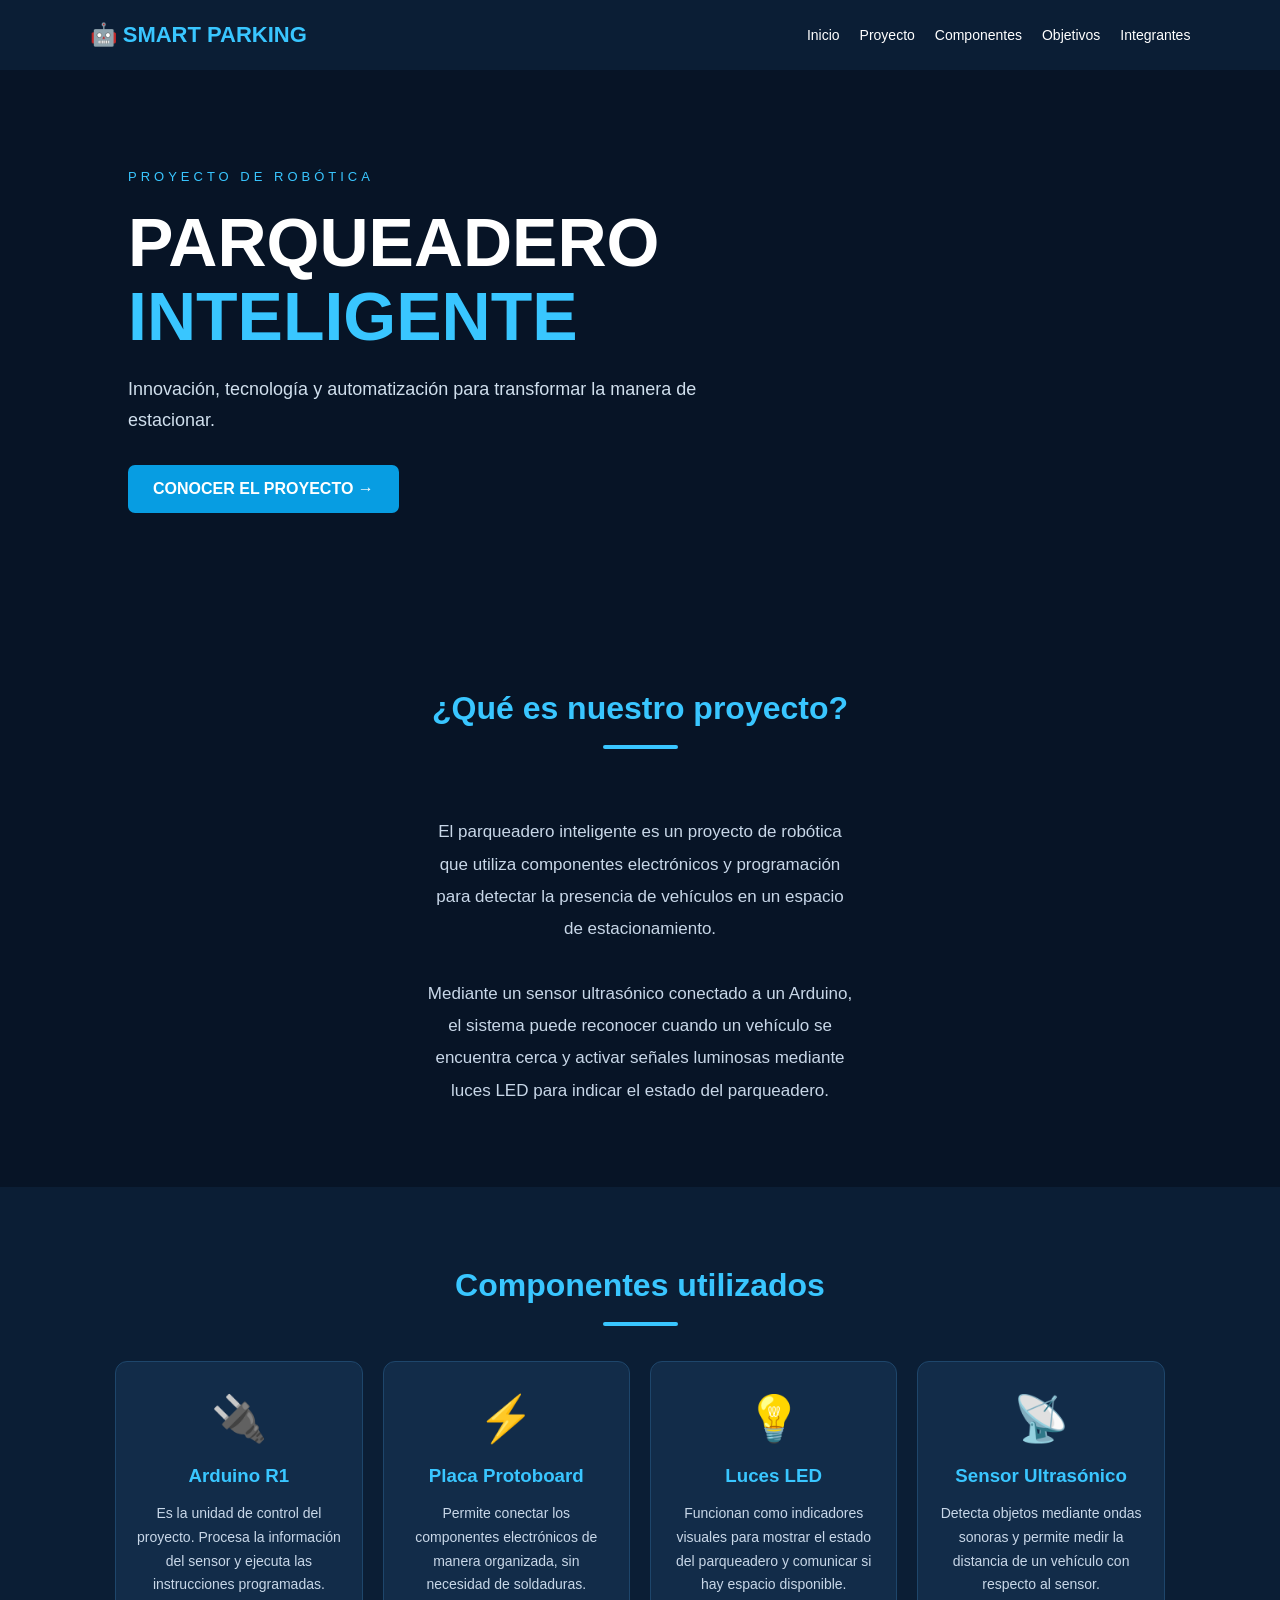
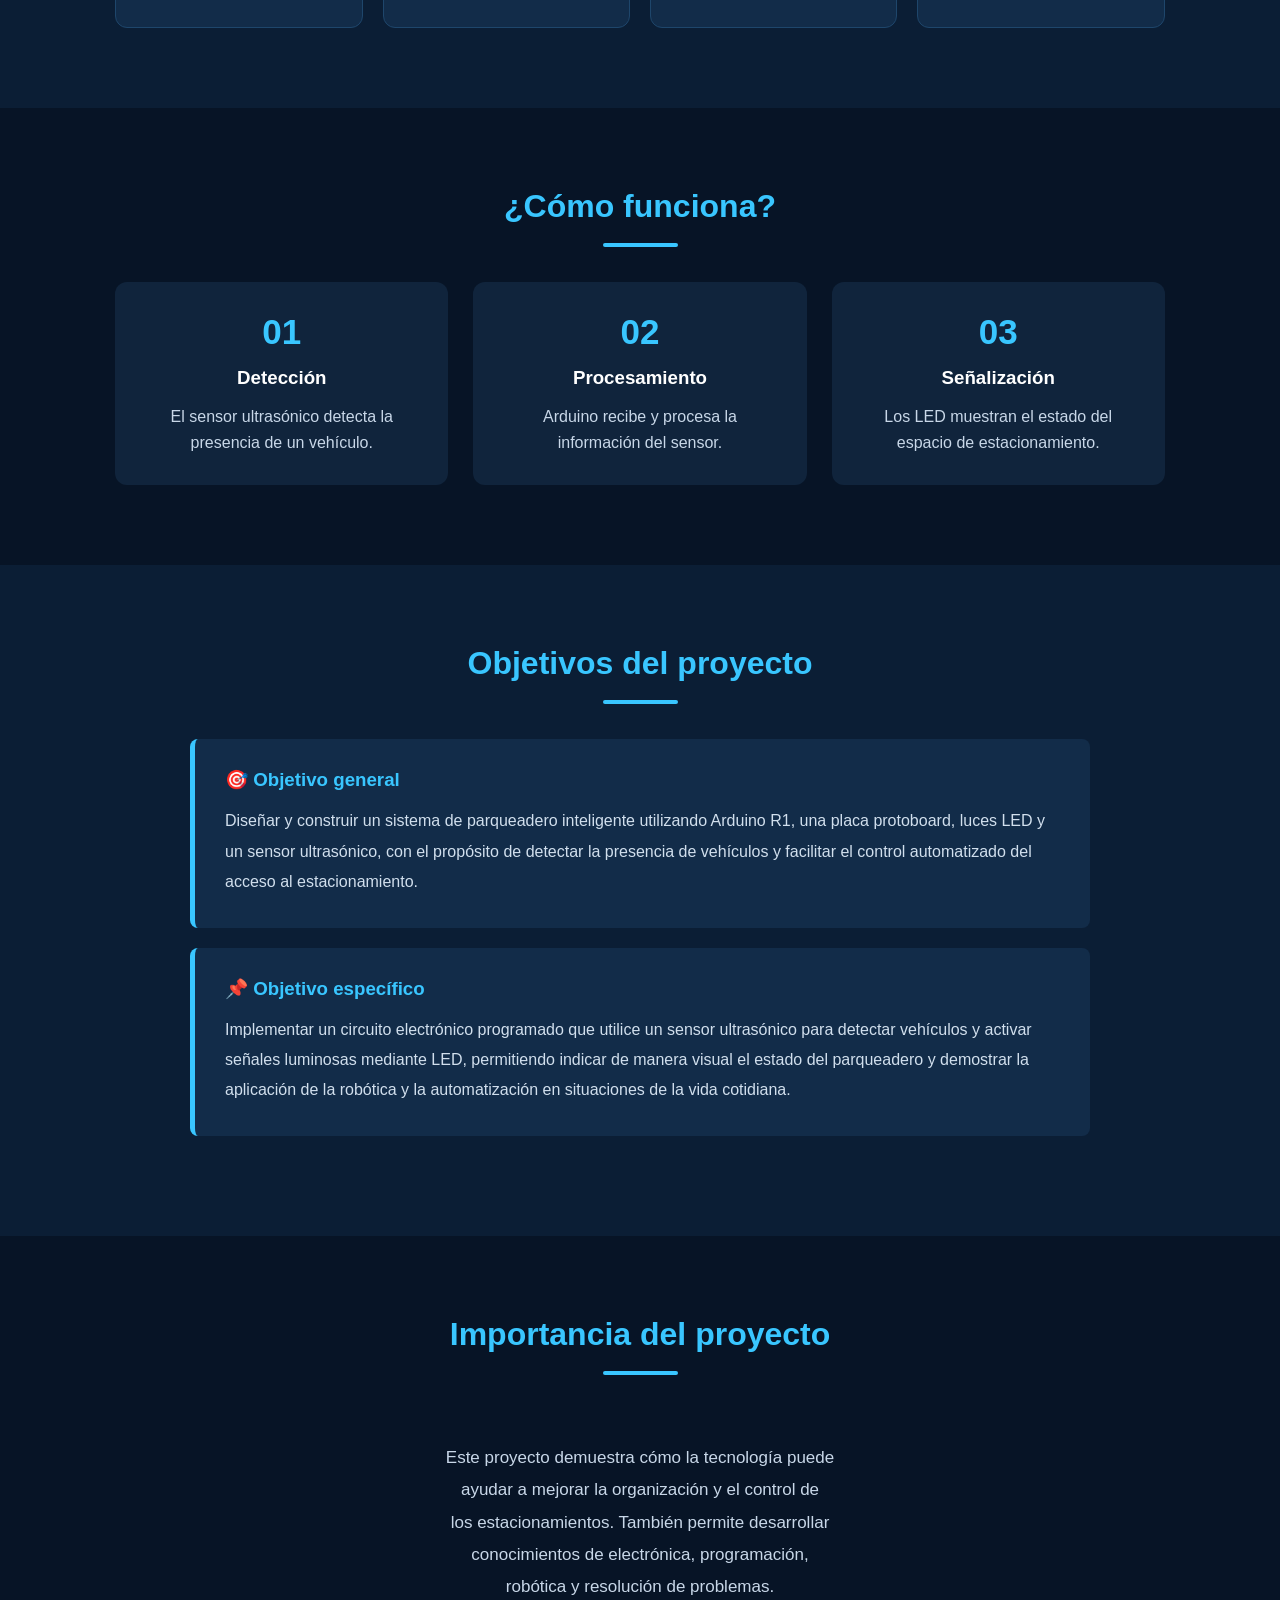
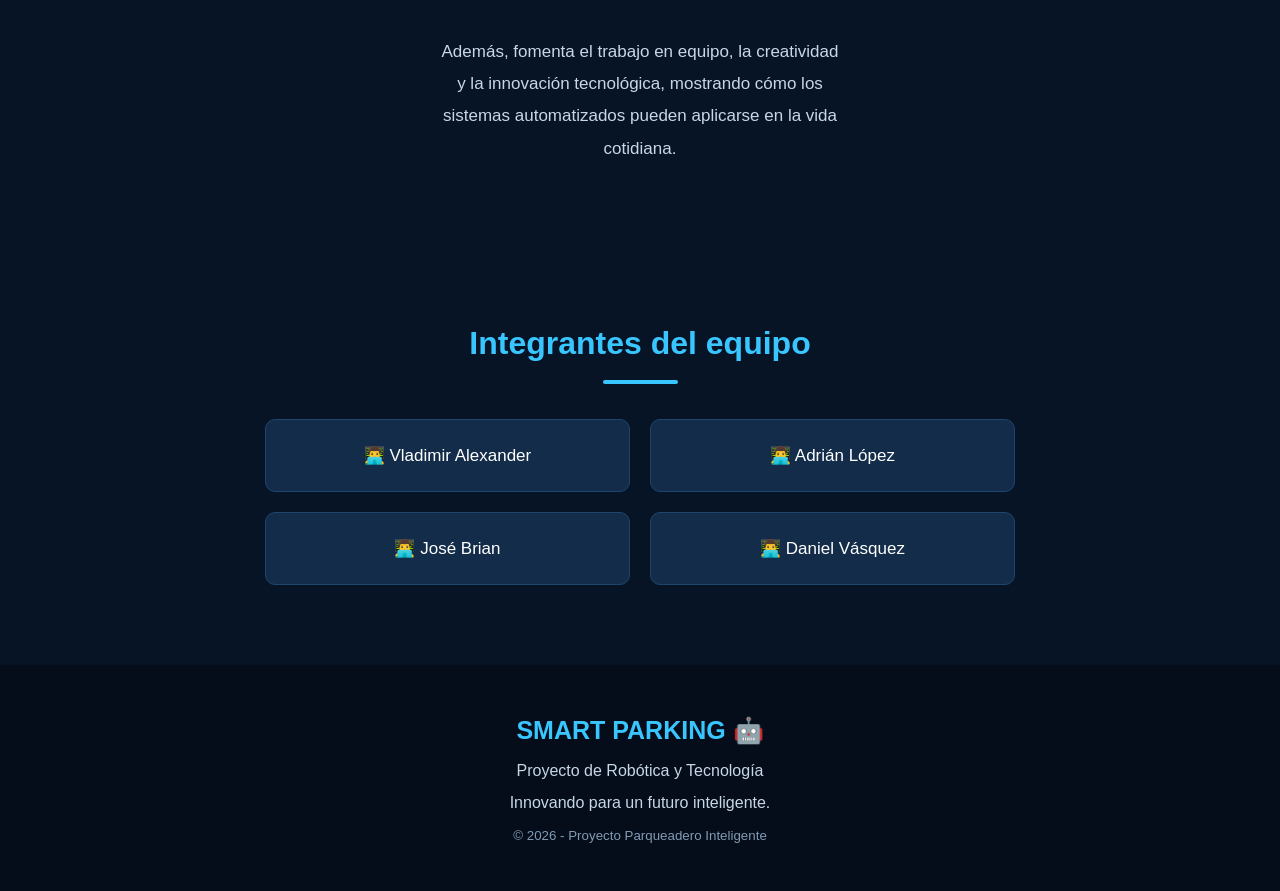
<file: index.html>
<!DOCTYPE html>
<html lang="es">
<head>
    <meta charset="UTF-8">
    <meta name="viewport" content="width=device-width, initial-scale=1.0">
    <title>Parqueadero Inteligente | Proyecto de Robótica</title>
    <link rel="stylesheet" href="estilos.css">
</head>
<body>

    <header class="navbar">
        <div class="logo">🤖 SMART PARKING</div>
        <nav>
            <a href="#inicio">Inicio</a>
            <a href="#proyecto">Proyecto</a>
            <a href="#componentes">Componentes</a>
            <a href="#objetivos">Objetivos</a>
            <a href="#integrantes">Integrantes</a>
        </nav>
    </header>

    <section id="inicio" class="hero">
        <div class="hero-content">
            <span class="etiqueta">PROYECTO DE ROBÓTICA</span>
            <h1>PARQUEADERO<br><span>INTELIGENTE</span></h1>
            <p>
                Innovación, tecnología y automatización
                para transformar la manera de estacionar.
            </p>
            <a href="#proyecto" class="boton">CONOCER EL PROYECTO →</a>
        </div>
    </section>

    <section id="proyecto" class="seccion">
        <h2>¿Qué es nuestro proyecto?</h2>
        <div class="linea"></div>
        <p class="descripcion">
            El parqueadero inteligente es un proyecto de robótica
            que utiliza componentes electrónicos y programación
            para detectar la presencia de vehículos en un espacio
            de estacionamiento.

            Mediante un sensor ultrasónico conectado a un Arduino,
            el sistema puede reconocer cuando un vehículo se
            encuentra cerca y activar señales luminosas mediante
            luces LED para indicar el estado del parqueadero.
        </p>
    </section>

    <section id="componentes" class="seccion componentes">
        <h2>Componentes utilizados</h2>
        <div class="linea"></div>

        <div class="tarjetas">

            <article class="tarjeta">
                <div class="icono">🔌</div>
                <h3>Arduino R1</h3>
                <p>
                    Es la unidad de control del proyecto.
                    Procesa la información del sensor y
                    ejecuta las instrucciones programadas.
                </p>
            </article>

            <article class="tarjeta">
                <div class="icono">⚡</div>
                <h3>Placa Protoboard</h3>
                <p>
                    Permite conectar los componentes
                    electrónicos de manera organizada,
                    sin necesidad de soldaduras.
                </p>
            </article>

            <article class="tarjeta">
                <div class="icono">💡</div>
                <h3>Luces LED</h3>
                <p>
                    Funcionan como indicadores visuales
                    para mostrar el estado del parqueadero
                    y comunicar si hay espacio disponible.
                </p>
            </article>

            <article class="tarjeta">
                <div class="icono">📡</div>
                <h3>Sensor Ultrasónico</h3>
                <p>
                    Detecta objetos mediante ondas sonoras
                    y permite medir la distancia de un
                    vehículo con respecto al sensor.
                </p>
            </article>

        </div>
    </section>

    <section class="seccion funcionamiento">
        <h2>¿Cómo funciona?</h2>
        <div class="linea"></div>

        <div class="pasos">
            <div class="paso">
                <span>01</span>
                <h3>Detección</h3>
                <p>El sensor ultrasónico detecta la presencia de un vehículo.</p>
            </div>

            <div class="paso">
                <span>02</span>
                <h3>Procesamiento</h3>
                <p>Arduino recibe y procesa la información del sensor.</p>
            </div>

            <div class="paso">
                <span>03</span>
                <h3>Señalización</h3>
                <p>Los LED muestran el estado del espacio de estacionamiento.</p>
            </div>
        </div>
    </section>

    <section id="objetivos" class="seccion objetivos">
        <h2>Objetivos del proyecto</h2>
        <div class="linea"></div>

        <div class="objetivo-card">
            <h3>🎯 Objetivo general</h3>
            <p>
                Diseñar y construir un sistema de parqueadero
                inteligente utilizando Arduino R1, una placa
                protoboard, luces LED y un sensor ultrasónico,
                con el propósito de detectar la presencia de
                vehículos y facilitar el control automatizado
                del acceso al estacionamiento.
            </p>
        </div>

        <div class="objetivo-card">
            <h3>📌 Objetivo específico</h3>
            <p>
                Implementar un circuito electrónico programado
                que utilice un sensor ultrasónico para detectar
                vehículos y activar señales luminosas mediante
                LED, permitiendo indicar de manera visual el
                estado del parqueadero y demostrar la aplicación
                de la robótica y la automatización en situaciones
                de la vida cotidiana.
            </p>
        </div>
    </section>

    <section class="seccion importancia">
        <h2>Importancia del proyecto</h2>
        <div class="linea"></div>
        <p class="descripcion">
            Este proyecto demuestra cómo la tecnología puede
            ayudar a mejorar la organización y el control de
            los estacionamientos. También permite desarrollar
            conocimientos de electrónica, programación,
            robótica y resolución de problemas.

            Además, fomenta el trabajo en equipo, la creatividad
            y la innovación tecnológica, mostrando cómo los
            sistemas automatizados pueden aplicarse en la vida
            cotidiana.
        </p>
    </section>

    <section id="integrantes" class="seccion integrantes">
        <h2>Integrantes del equipo</h2>
        <div class="linea"></div>

        <div class="equipo">
            <div class="miembro">👨‍💻 Vladimir Alexander</div>
            <div class="miembro">👨‍💻 Adrián López</div>
            <div class="miembro">👨‍💻 José Brian</div>
            <div class="miembro">👨‍💻 Daniel Vásquez</div>
        </div>
    </section>

    <footer>
        <h3>SMART PARKING 🤖</h3>
        <p>Proyecto de Robótica y Tecnología</p>
        <p>Innovando para un futuro inteligente.</p>
        <small>© 2026 - Proyecto Parqueadero Inteligente</small>
    </footer>

    <script src="script.js"></script>
</body>
</html>
</file>
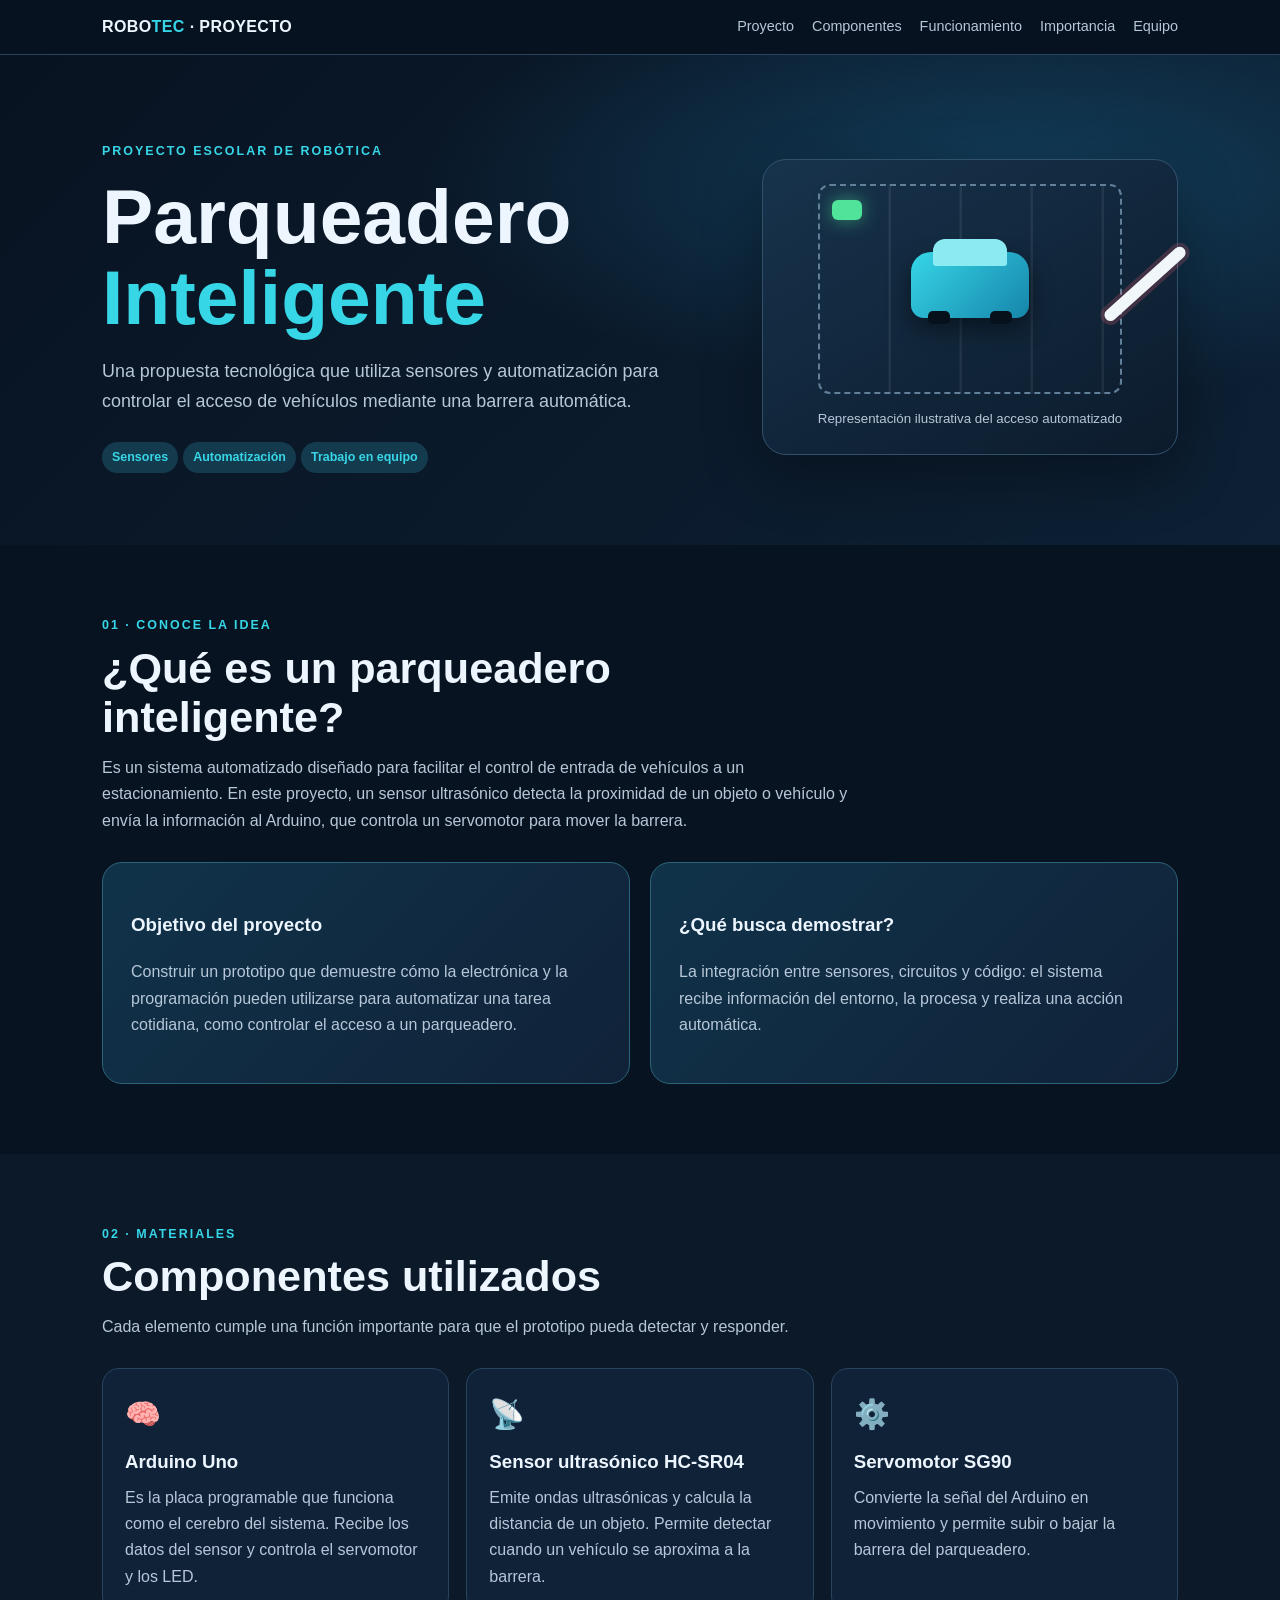
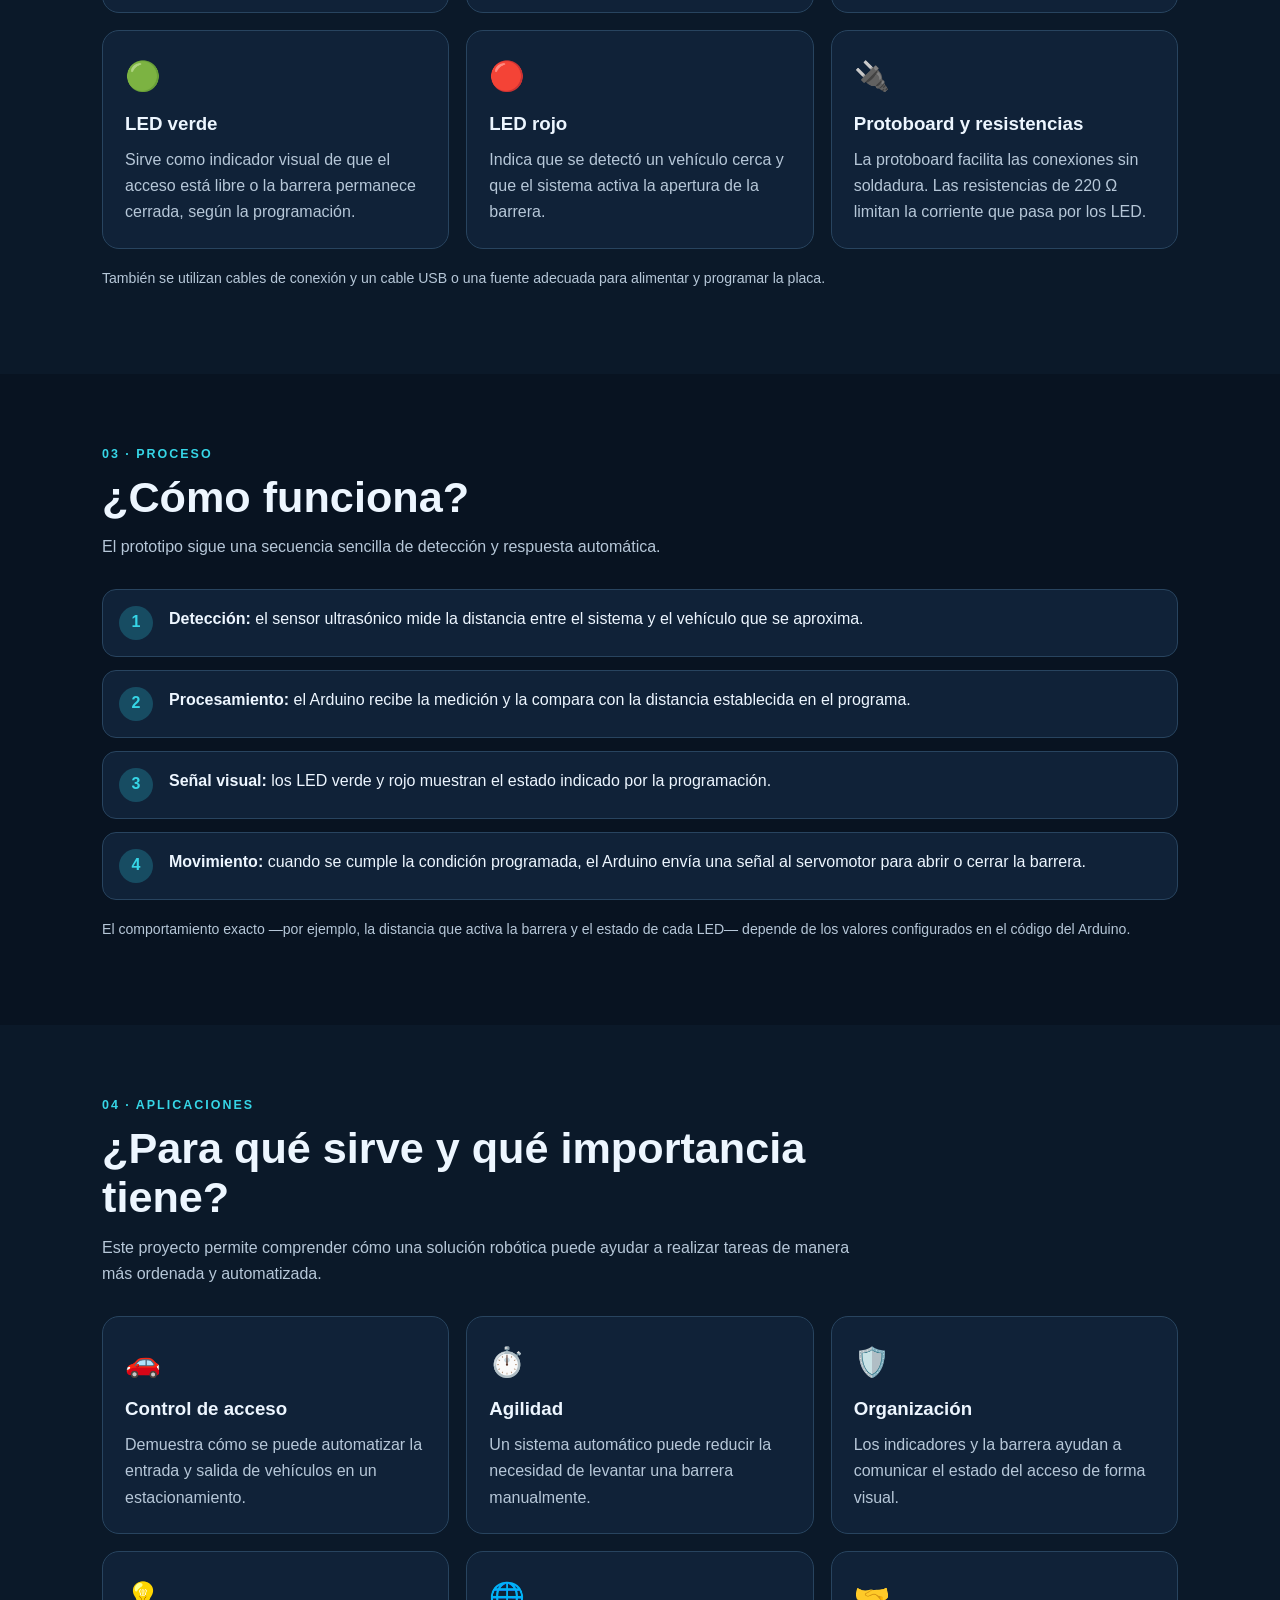
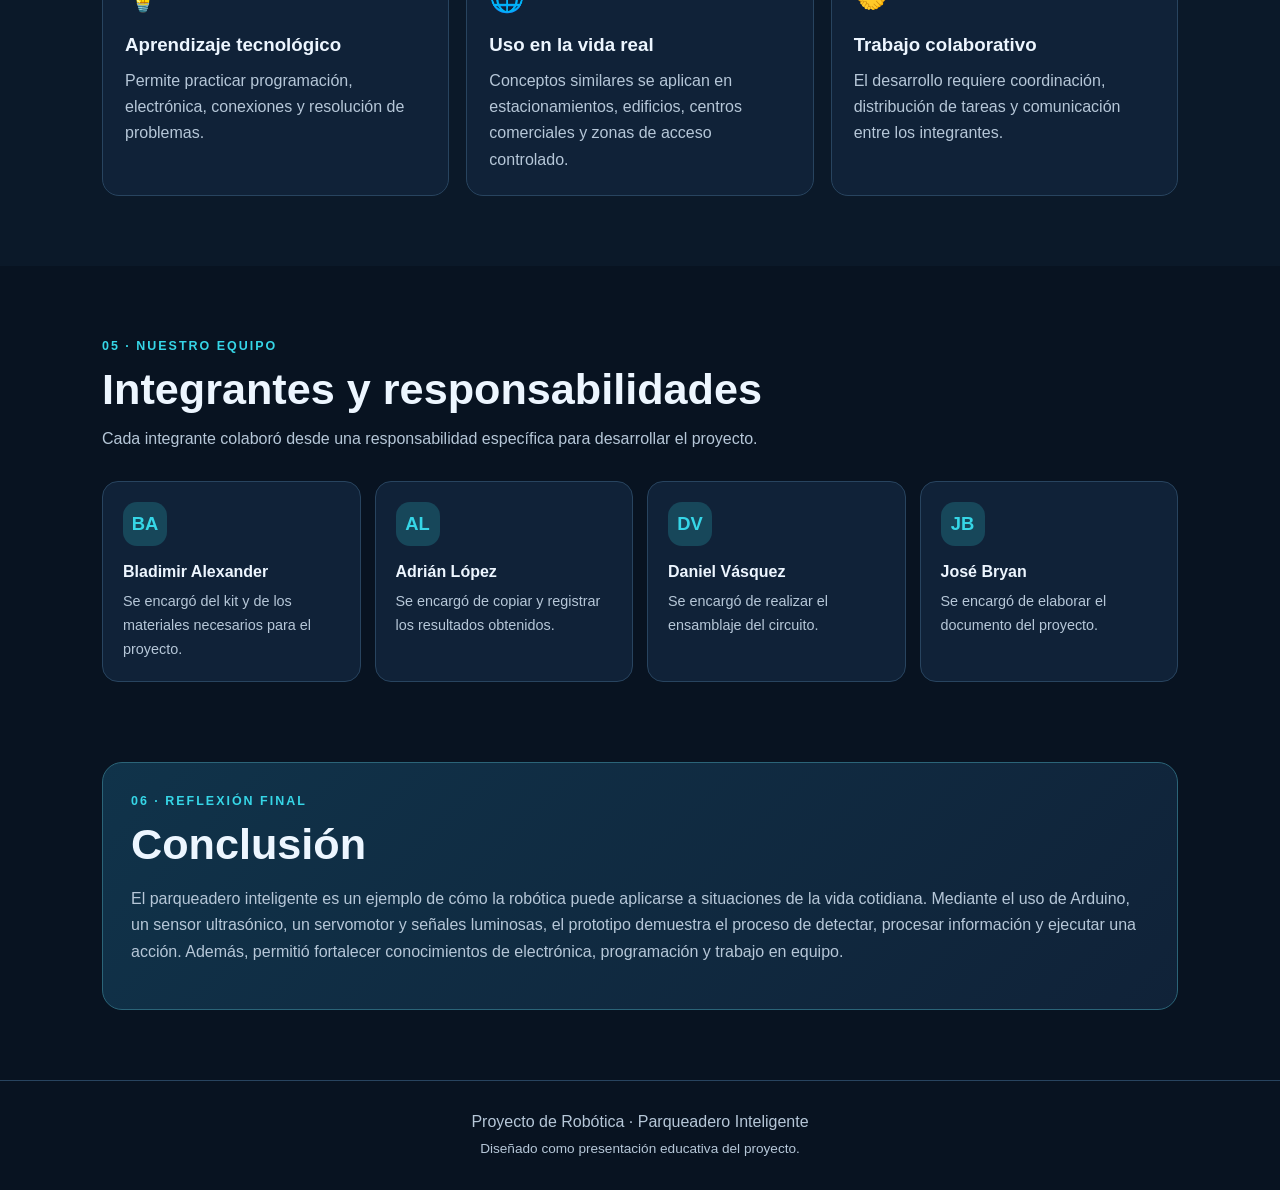
<file: parqueadero_inteligente (1).html>
<!DOCTYPE html>
<html lang="es">
<head>
<meta charset="UTF-8">
<meta name="viewport" content="width=device-width, initial-scale=1.0">
<meta name="description" content="Presentación del proyecto escolar de robótica: Parqueadero Inteligente.">
<title>Parqueadero Inteligente | Proyecto de Robótica</title>
<style>
:root{--bg:#081321;--panel:#102238;--panel2:#142b43;--cyan:#36d6e7;--green:#50e39a;--red:#ff6677;--text:#edf6ff;--muted:#b6c7d8;--line:#28445f}
*{box-sizing:border-box;scroll-behavior:smooth}
body{margin:0;background:var(--bg);color:var(--text);font-family:Arial,Helvetica,sans-serif;line-height:1.65}
a{color:inherit;text-decoration:none}
header{position:sticky;top:0;z-index:10;background:rgba(8,19,33,.94);backdrop-filter:blur(12px);border-bottom:1px solid var(--line)}
.nav{max-width:1120px;margin:auto;padding:14px 22px;display:flex;justify-content:space-between;align-items:center;gap:20px}
.brand{font-weight:800;letter-spacing:.4px}.brand span{color:var(--cyan)}
nav{display:flex;gap:18px;flex-wrap:wrap;font-size:.9rem;color:var(--muted)}
nav a:hover{color:var(--cyan)}
.wrap{max-width:1120px;margin:auto;padding:0 22px}
.hero{padding:86px 0 72px;background:radial-gradient(ellipse at 80% 25%,#123d59 0,transparent 42%),linear-gradient(135deg,#081321,#0d2034)}
.eyebrow{color:var(--cyan);font-weight:700;text-transform:uppercase;letter-spacing:2px;font-size:.78rem}
h1{font-size:clamp(2.5rem,6vw,4.8rem);line-height:1.05;margin:14px 0 20px;max-width:760px}
h1 span{color:var(--cyan)}
.lead{max-width:700px;color:var(--muted);font-size:1.12rem}
.hero-grid{display:grid;grid-template-columns:1.2fr .8fr;gap:36px;align-items:center}
.visual{background:linear-gradient(150deg,#17334c,#0c1b2c);border:1px solid #31516b;border-radius:24px;padding:24px;min-height:280px;display:grid;place-items:center;box-shadow:0 20px 60px #0005}
.parking{width:100%;max-width:350px;height:210px;position:relative;border:2px dashed #63809a;border-radius:12px;background:repeating-linear-gradient(90deg,transparent 0 68px,#ffffff12 69px 71px)}
.car{position:absolute;left:50%;top:48%;transform:translate(-50%,-50%);width:118px;height:66px;border-radius:20px 20px 13px 13px;background:linear-gradient(135deg,#36d6e7,#1685aa);box-shadow:0 10px 25px #0007}
.car:before{content:"";position:absolute;left:22px;top:-13px;width:74px;height:27px;border-radius:12px 12px 3px 3px;background:#8cebf2}
.wheel{position:absolute;bottom:-6px;width:22px;height:13px;background:#07111c;border-radius:5px}.w1{left:17px}.w2{right:17px}
.barrier{position:absolute;right:8px;top:28px;width:12px;height:105px;background:#f1f6fa;border-radius:8px;transform:rotate(48deg);transform-origin:bottom center;box-shadow:0 0 0 4px #ff667733}
.sensor{position:absolute;left:12px;top:14px;width:30px;height:20px;border-radius:6px;background:#50e39a;box-shadow:0 0 18px #50e39a88}
.visual small{display:block;text-align:center;color:var(--muted);margin-top:14px}
section{padding:70px 0}
.section-head{max-width:760px;margin-bottom:28px}
h2{font-size:clamp(1.8rem,4vw,2.7rem);line-height:1.15;margin:8px 0 12px}
.sub{color:var(--muted);margin:0}
.cards{display:grid;grid-template-columns:repeat(3,1fr);gap:17px}
.card{background:var(--panel);border:1px solid var(--line);border-radius:17px;padding:22px}
.card h3{margin:8px 0 7px}.card p{color:var(--muted);margin:0}
.icon{font-size:1.8rem}
.two{display:grid;grid-template-columns:1fr 1fr;gap:20px}
.highlight{background:linear-gradient(135deg,#10334a,#102238);border:1px solid #2b6478;border-radius:20px;padding:28px}
.highlight p{color:var(--muted)}
.steps{counter-reset:step;display:grid;gap:13px}
.step{counter-increment:step;display:flex;gap:16px;align-items:flex-start;background:var(--panel);border:1px solid var(--line);border-radius:14px;padding:16px}
.step:before{content:counter(step);flex:0 0 34px;height:34px;border-radius:50%;display:grid;place-items:center;background:#174c62;color:var(--cyan);font-weight:800}
.team{display:grid;grid-template-columns:repeat(4,1fr);gap:14px}
.person{background:var(--panel);border:1px solid var(--line);padding:20px;border-radius:16px}
.avatar{width:44px;height:44px;border-radius:14px;display:grid;place-items:center;background:#17475a;color:var(--cyan);font-weight:800;font-size:1.15rem}
.person h3{font-size:1rem;margin:13px 0 5px}.person p{font-size:.9rem;color:var(--muted);margin:0}
footer{border-top:1px solid var(--line);padding:28px 0;color:var(--muted);text-align:center}
.tag{display:inline-block;padding:5px 10px;border-radius:20px;background:#143b4d;color:var(--cyan);font-size:.78rem;font-weight:700;margin:4px 5px 0 0}
.note{font-size:.88rem;color:var(--muted);margin-top:18px}
@media(max-width:800px){.hero-grid,.two{grid-template-columns:1fr}.cards{grid-template-columns:repeat(2,1fr)}.team{grid-template-columns:repeat(2,1fr)}nav{gap:10px;font-size:.8rem}}
@media(max-width:520px){.cards,.team{grid-template-columns:1fr}.nav{align-items:flex-start;flex-direction:column}.hero{padding:58px 0 48px}section{padding:52px 0}}
</style>
</head>
<body>
<header>
  <div class="nav">
    <a class="brand" href="#inicio">ROBO<span>TEC</span> · PROYECTO</a>
    <nav aria-label="Navegación principal">
      <a href="#proyecto">Proyecto</a><a href="#componentes">Componentes</a><a href="#funcionamiento">Funcionamiento</a><a href="#importancia">Importancia</a><a href="#equipo">Equipo</a>
    </nav>
  </div>
</header>

<main>
<section class="hero" id="inicio">
  <div class="wrap hero-grid">
    <div>
      <div class="eyebrow">Proyecto escolar de robótica</div>
      <h1>Parqueadero <span>Inteligente</span></h1>
      <p class="lead">Una propuesta tecnológica que utiliza sensores y automatización para controlar el acceso de vehículos mediante una barrera automática.</p>
      <div style="margin-top:22px"><a class="tag" href="#componentes">Sensores</a><a class="tag" href="#funcionamiento">Automatización</a><a class="tag" href="#equipo">Trabajo en equipo</a></div>
    </div>
    <div class="visual" aria-label="Ilustración de un vehículo y una barrera automática">
      <div>
        <div class="parking"><div class="sensor"></div><div class="car"><i class="wheel w1"></i><i class="wheel w2"></i></div><div class="barrier"></div></div>
        <small>Representación ilustrativa del acceso automatizado</small>
      </div>
    </div>
  </div>
</section>

<section id="proyecto">
  <div class="wrap">
    <div class="section-head"><div class="eyebrow">01 · Conoce la idea</div><h2>¿Qué es un parqueadero inteligente?</h2>
      <p class="sub">Es un sistema automatizado diseñado para facilitar el control de entrada de vehículos a un estacionamiento. En este proyecto, un sensor ultrasónico detecta la proximidad de un objeto o vehículo y envía la información al Arduino, que controla un servomotor para mover la barrera.</p>
    </div>
    <div class="two">
      <div class="highlight"><h3>Objetivo del proyecto</h3><p>Construir un prototipo que demuestre cómo la electrónica y la programación pueden utilizarse para automatizar una tarea cotidiana, como controlar el acceso a un parqueadero.</p></div>
      <div class="highlight"><h3>¿Qué busca demostrar?</h3><p>La integración entre sensores, circuitos y código: el sistema recibe información del entorno, la procesa y realiza una acción automática.</p></div>
    </div>
  </div>
</section>

<section id="componentes" style="background:#0b1929">
  <div class="wrap">
    <div class="section-head"><div class="eyebrow">02 · Materiales</div><h2>Componentes utilizados</h2><p class="sub">Cada elemento cumple una función importante para que el prototipo pueda detectar y responder.</p></div>
    <div class="cards">
      <article class="card"><div class="icon">🧠</div><h3>Arduino Uno</h3><p>Es la placa programable que funciona como el cerebro del sistema. Recibe los datos del sensor y controla el servomotor y los LED.</p></article>
      <article class="card"><div class="icon">📡</div><h3>Sensor ultrasónico HC-SR04</h3><p>Emite ondas ultrasónicas y calcula la distancia de un objeto. Permite detectar cuando un vehículo se aproxima a la barrera.</p></article>
      <article class="card"><div class="icon">⚙️</div><h3>Servomotor SG90</h3><p>Convierte la señal del Arduino en movimiento y permite subir o bajar la barrera del parqueadero.</p></article>
      <article class="card"><div class="icon">🟢</div><h3>LED verde</h3><p>Sirve como indicador visual de que el acceso está libre o la barrera permanece cerrada, según la programación.</p></article>
      <article class="card"><div class="icon">🔴</div><h3>LED rojo</h3><p>Indica que se detectó un vehículo cerca y que el sistema activa la apertura de la barrera.</p></article>
      <article class="card"><div class="icon">🔌</div><h3>Protoboard y resistencias</h3><p>La protoboard facilita las conexiones sin soldadura. Las resistencias de 220 Ω limitan la corriente que pasa por los LED.</p></article>
    </div>
    <p class="note">También se utilizan cables de conexión y un cable USB o una fuente adecuada para alimentar y programar la placa.</p>
  </div>
</section>

<section id="funcionamiento">
  <div class="wrap">
    <div class="section-head"><div class="eyebrow">03 · Proceso</div><h2>¿Cómo funciona?</h2><p class="sub">El prototipo sigue una secuencia sencilla de detección y respuesta automática.</p></div>
    <div class="steps">
      <div class="step"><div><strong>Detección:</strong> el sensor ultrasónico mide la distancia entre el sistema y el vehículo que se aproxima.</div></div>
      <div class="step"><div><strong>Procesamiento:</strong> el Arduino recibe la medición y la compara con la distancia establecida en el programa.</div></div>
      <div class="step"><div><strong>Señal visual:</strong> los LED verde y rojo muestran el estado indicado por la programación.</div></div>
      <div class="step"><div><strong>Movimiento:</strong> cuando se cumple la condición programada, el Arduino envía una señal al servomotor para abrir o cerrar la barrera.</div></div>
    </div>
    <p class="note">El comportamiento exacto —por ejemplo, la distancia que activa la barrera y el estado de cada LED— depende de los valores configurados en el código del Arduino.</p>
  </div>
</section>

<section id="importancia" style="background:#0b1929">
  <div class="wrap">
    <div class="section-head"><div class="eyebrow">04 · Aplicaciones</div><h2>¿Para qué sirve y qué importancia tiene?</h2><p class="sub">Este proyecto permite comprender cómo una solución robótica puede ayudar a realizar tareas de manera más ordenada y automatizada.</p></div>
    <div class="cards">
      <article class="card"><div class="icon">🚗</div><h3>Control de acceso</h3><p>Demuestra cómo se puede automatizar la entrada y salida de vehículos en un estacionamiento.</p></article>
      <article class="card"><div class="icon">⏱️</div><h3>Agilidad</h3><p>Un sistema automático puede reducir la necesidad de levantar una barrera manualmente.</p></article>
      <article class="card"><div class="icon">🛡️</div><h3>Organización</h3><p>Los indicadores y la barrera ayudan a comunicar el estado del acceso de forma visual.</p></article>
      <article class="card"><div class="icon">💡</div><h3>Aprendizaje tecnológico</h3><p>Permite practicar programación, electrónica, conexiones y resolución de problemas.</p></article>
      <article class="card"><div class="icon">🌐</div><h3>Uso en la vida real</h3><p>Conceptos similares se aplican en estacionamientos, edificios, centros comerciales y zonas de acceso controlado.</p></article>
      <article class="card"><div class="icon">🤝</div><h3>Trabajo colaborativo</h3><p>El desarrollo requiere coordinación, distribución de tareas y comunicación entre los integrantes.</p></article>
    </div>
  </div>
</section>

<section id="equipo">
  <div class="wrap">
    <div class="section-head"><div class="eyebrow">05 · Nuestro equipo</div><h2>Integrantes y responsabilidades</h2><p class="sub">Cada integrante colaboró desde una responsabilidad específica para desarrollar el proyecto.</p></div>
    <div class="team">
      <article class="person"><div class="avatar">BA</div><h3>Bladimir Alexander</h3><p>Se encargó del kit y de los materiales necesarios para el proyecto.</p></article>
      <article class="person"><div class="avatar">AL</div><h3>Adrián López</h3><p>Se encargó de copiar y registrar los resultados obtenidos.</p></article>
      <article class="person"><div class="avatar">DV</div><h3>Daniel Vásquez</h3><p>Se encargó de realizar el ensamblaje del circuito.</p></article>
      <article class="person"><div class="avatar">JB</div><h3>José Bryan</h3><p>Se encargó de elaborar el documento del proyecto.</p></article>
    </div>
  </div>
</section>

<section style="padding-top:10px">
  <div class="wrap">
    <div class="highlight">
      <div class="eyebrow">06 · Reflexión final</div>
      <h2>Conclusión</h2>
      <p>El parqueadero inteligente es un ejemplo de cómo la robótica puede aplicarse a situaciones de la vida cotidiana. Mediante el uso de Arduino, un sensor ultrasónico, un servomotor y señales luminosas, el prototipo demuestra el proceso de detectar, procesar información y ejecutar una acción. Además, permitió fortalecer conocimientos de electrónica, programación y trabajo en equipo.</p>
    </div>
  </div>
</section>
</main>
<footer><div class="wrap">Proyecto de Robótica · Parqueadero Inteligente<br><span style="font-size:.85rem">Diseñado como presentación educativa del proyecto.</span></div></footer>
</body>
</html>
</file>
<file: estilos.css>
* {
    margin: 0;
    padding: 0;
    box-sizing: border-box;
    scroll-behavior: smooth;
}

body {
    font-family: Arial, sans-serif;
    background: #071426;
    color: white;
}

/* BARRA DE NAVEGACIÓN */

.navbar {
    display: flex;
    justify-content: space-between;
    align-items: center;
    padding: 22px 7%;
    background: #0b1e35;
    position: sticky;
    top: 0;
    z-index: 100;
    flex-wrap: wrap;
    gap: 15px;
}

.logo {
    font-size: 22px;
    font-weight: bold;
    color: #39c6ff;
}

nav {
    display: flex;
    flex-wrap: wrap;
    gap: 20px;
}

nav a {
    color: white;
    text-decoration: none;
    font-size: 14px;
    transition: 0.3s;
}

nav a:hover {
    color: #39c6ff;
}

/* PORTADA */

.hero {
    min-height: 540px;
    display: flex;
    align-items: center;
    padding: 80px 10%;
    background:
        linear-gradient(90deg, #071426 35%, rgba(7,20,38,0.65)),
        url("https://images.unsplash.com/photo-1590674899484-d5640e854abe?auto=format&fit=crop&w=1600&q=85");
    background-size: cover;
    background-position: center;
}

.hero-content {
    max-width: 650px;
}

.etiqueta {
    color: #39c6ff;
    letter-spacing: 4px;
    font-size: 13px;
}

.hero h1 {
    font-size: clamp(40px, 7vw, 68px);
    margin: 20px 0;
    line-height: 1.1;
}

.hero h1 span {
    color: #39c6ff;
}

.hero p {
    font-size: 18px;
    line-height: 1.7;
    color: #d0dfed;
    margin-bottom: 30px;
}

.boton {
    display: inline-block;
    padding: 15px 25px;
    background: #079de2;
    border-radius: 7px;
    color: white;
    text-decoration: none;
    font-weight: bold;
    transition: 0.3s;
}

.boton:hover {
    background: #0874b8;
    transform: translateY(-3px);
}

/* SECCIONES */

.seccion {
    padding: 80px 9%;
    text-align: center;
}

.seccion h2 {
    font-size: 32px;
    color: #39c6ff;
}

.linea {
    width: 75px;
    height: 4px;
    background: #39c6ff;
    margin: 18px auto 35px;
    border-radius: 5px;
}

.descripcion {
    max-width: 850px;
    margin: auto;
    font-size: 17px;
    line-height: 1.9;
    color: #c8d7e8;
    white-space: pre-line;
}

/* COMPONENTES */

.componentes {
    background: #0b1e35;
}

.tarjetas {
    display: grid;
    grid-template-columns: repeat(4, 1fr);
    gap: 20px;
}

.tarjeta {
    background: #122c49;
    padding: 30px 20px;
    border: 1px solid #1e466b;
    border-radius: 12px;
    transition: 0.3s;
}

.tarjeta:hover {
    transform: translateY(-9px);
    border-color: #39c6ff;
}

.icono {
    font-size: 45px;
    margin-bottom: 20px;
}

.tarjeta h3 {
    color: #39c6ff;
    margin-bottom: 15px;
}

.tarjeta p {
    color: #c8d7e8;
    line-height: 1.7;
    font-size: 14px;
}

/* FUNCIONAMIENTO */

.pasos {
    display: grid;
    grid-template-columns: repeat(3, 1fr);
    gap: 25px;
}

.paso {
    background: #10243c;
    border-radius: 12px;
    padding: 30px;
}

.paso span {
    font-size: 35px;
    font-weight: bold;
    color: #39c6ff;
}

.paso h3 {
    margin: 15px 0;
}

.paso p {
    color: #c8d7e8;
    line-height: 1.6;
}

/* OBJETIVOS */

.objetivos {
    background: #0b1e35;
}

.objetivo-card {
    max-width: 900px;
    margin: 20px auto;
    padding: 30px;
    background: #122c49;
    border-left: 5px solid #39c6ff;
    border-radius: 8px;
    text-align: left;
}

.objetivo-card h3 {
    color: #39c6ff;
    margin-bottom: 15px;
}

.objetivo-card p {
    color: #d1dfed;
    line-height: 1.9;
}

/* INTEGRANTES */

.equipo {
    display: grid;
    grid-template-columns: repeat(2, 1fr);
    gap: 20px;
    max-width: 750px;
    margin: auto;
}

.miembro {
    padding: 25px;
    background: #122c49;
    border: 1px solid #1e466b;
    border-radius: 10px;
    font-size: 17px;
}

/* PIE DE PÁGINA */

footer {
    background: #040d19;
    padding: 40px 20px;
    text-align: center;
    line-height: 2;
}

footer h3 {
    color: #39c6ff;
    font-size: 25px;
}

footer p {
    color: #c8d7e8;
}

footer small {
    color: #829bb5;
}

/* ADAPTACIÓN PARA CELULARES */

@media (max-width: 900px) {
    .tarjetas {
        grid-template-columns: repeat(2, 1fr);
    }

    .navbar {
        justify-content: center;
    }
}

@media (max-width: 600px) {
    nav {
        justify-content: center;
        gap: 12px;
    }

    .tarjetas,
    .pasos,
    .equipo {
        grid-template-columns: 1fr;
    }

    .hero {
        padding: 65px 7%;
    }

    .seccion {
        padding: 60px 6%;
    }
}
</file>
